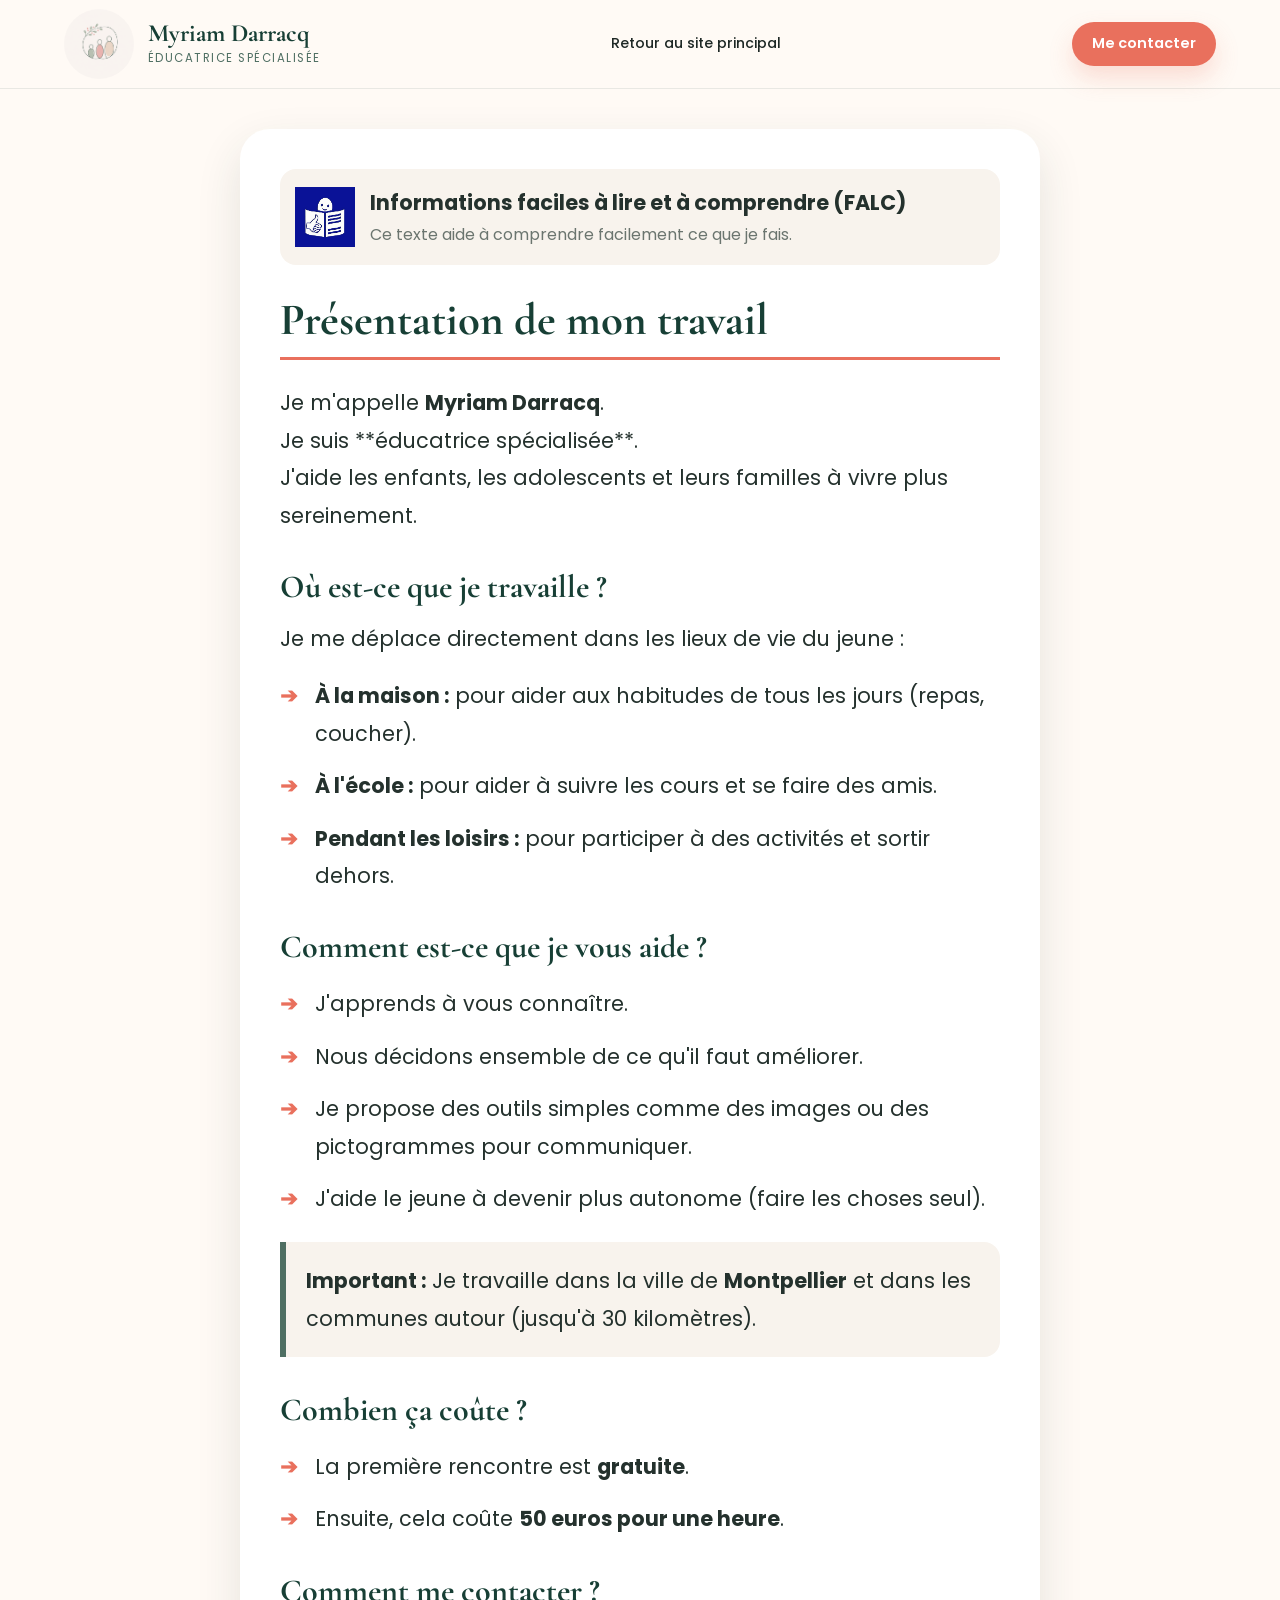
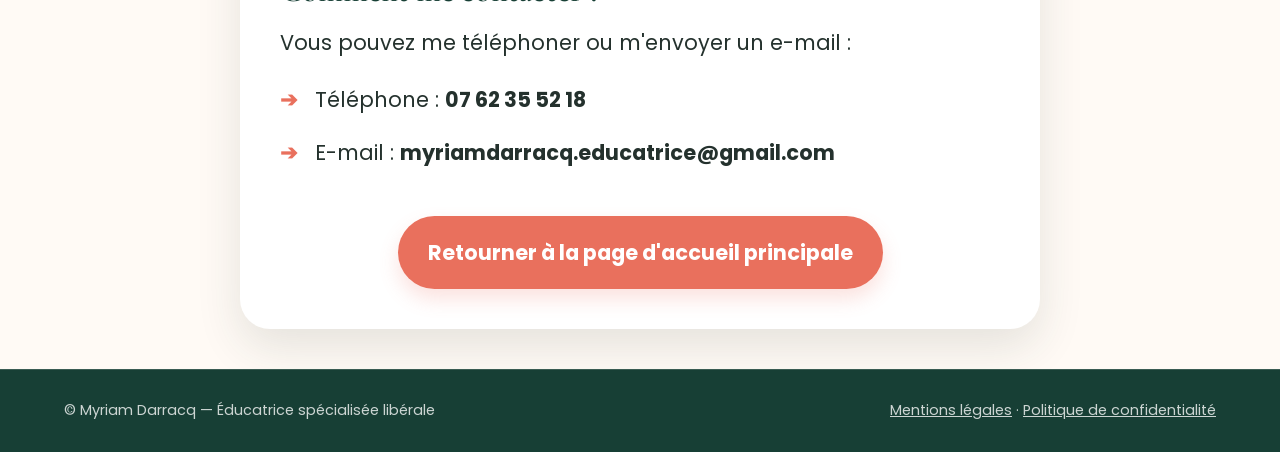
<file: falc.html>
<!DOCTYPE html>
<html lang="fr">
<head>
  <meta charset="UTF-8" />
  <meta name="viewport" content="width=device-width, initial-scale=1.0" />
  <title>Version Facile à Lire et à Comprendre (FALC) | Myriam Darracq</title>
  <meta name="description" content="Présentation simple et facile à comprendre de l'accompagnement éducatif de Myriam Darracq." />
  
  <!-- Fonts -->
  <link rel="preconnect" href="https://fonts.googleapis.com">
  <link rel="preconnect" href="https://fonts.gstatic.com" crossorigin>
  <link href="https://fonts.googleapis.com/css2?family=Cormorant+Garamond:wght@500;600;700&family=Poppins:wght@300;400;500;600;700&display=swap" rel="stylesheet">
  
  <!-- Styles -->
  <link rel="stylesheet" href="style.css" />
  
  <style>
    .falc-container {
      max-width: 800px;
      margin: 40px auto;
      background: white;
      padding: 40px;
      border-radius: 30px;
      box-shadow: var(--ombre);
      font-size: 1.3rem; /* Police plus grande pour la lisibilité */
      line-height: 1.8;
    }
    
    .falc-container h1 {
      font-size: 2.8rem;
      margin-bottom: 24px;
      border-bottom: 3px solid var(--corail);
      padding-bottom: 12px;
    }
    
    .falc-container h2 {
      font-size: 2rem;
      margin-top: 35px;
      margin-bottom: 15px;
      color: var(--vert-fonce);
    }
    
    .falc-logo {
      display: flex;
      align-items: center;
      gap: 15px;
      margin-bottom: 30px;
      background: var(--beige);
      padding: 15px;
      border-radius: 16px;
    }
    
    .falc-logo img {
      width: 60px;
      height: 60px;
    }
    
    .falc-bullet-list {
      list-style-type: none;
      padding-left: 0;
      margin: 20px 0;
    }
    
    .falc-bullet-list li {
      position: relative;
      padding-left: 35px;
      margin-bottom: 15px;
    }
    
    .falc-bullet-list li::before {
      content: "➔";
      position: absolute;
      left: 0;
      color: var(--corail);
      font-weight: bold;
    }
    
    .falc-box {
      background: var(--beige);
      border-left: 6px solid var(--vert);
      padding: 20px;
      border-radius: 0 16px 16px 0;
      margin: 25px 0;
    }
    
    .btn-falc {
      display: inline-block;
      background: var(--corail);
      color: white;
      padding: 18px 30px;
      border-radius: 999px;
      font-weight: 700;
      margin-top: 25px;
      box-shadow: 0 10px 20px rgba(233,112,93,.2);
      text-align: center;
    }
    
    .btn-falc:hover {
      transform: translateY(-2px);
      background: var(--vert-fonce);
    }
  </style>
</head>
<body>

  <!-- Navigation Header (Simplifié) -->
  <header>
    <div class="container navbar">
      <a href="index.html" class="brand">
        <img src="images/logo1.png" alt="Logo Myriam Darracq">
        <div>
          <div class="brand-name">Myriam Darracq</div>
          <div class="brand-job">Éducatrice spécialisée</div>
        </div>
      </a>
      
      <nav aria-label="Menu principal">
        <ul>
          <li><a href="index.html">Retour au site principal</a></li>
        </ul>
      </nav>
      
      <div class="header-actions">
        <a class="btn btn-primary" href="index.html#contact">Me contacter</a>
      </div>
    </div>
  </header>

  <main class="container">
    <div class="falc-container">
      
      <div class="falc-logo">
        <img src="images/logo-falc.jpg" alt="Logo FALC : Facile à lire et à comprendre" />
        <div>
          <strong>Informations faciles à lire et à comprendre (FALC)</strong>
          <p style="font-size: 1rem; margin: 0; color: var(--muted);">Ce texte aide à comprendre facilement ce que je fais.</p>
        </div>
      </div>

      <h1>Présentation de mon travail</h1>
      
      <p>Je m'appelle <strong>Myriam Darracq</strong>.</p>
      <p>Je suis **éducatrice spécialisée**.</p>
      <p>J'aide les enfants, les adolescents et leurs familles à vivre plus sereinement.</p>

      <h2>Où est-ce que je travaille ?</h2>
      <p>Je me déplace directement dans les lieux de vie du jeune :</p>
      <ul class="falc-bullet-list">
        <li><strong>À la maison :</strong> pour aider aux habitudes de tous les jours (repas, coucher).</li>
        <li><strong>À l'école :</strong> pour aider à suivre les cours et se faire des amis.</li>
        <li><strong>Pendant les loisirs :</strong> pour participer à des activités et sortir dehors.</li>
      </ul>

      <h2>Comment est-ce que je vous aide ?</h2>
      <ul class="falc-bullet-list">
        <li>J'apprends à vous connaître.</li>
        <li>Nous décidons ensemble de ce qu'il faut améliorer.</li>
        <li>Je propose des outils simples comme des images ou des pictogrammes pour communiquer.</li>
        <li>J'aide le jeune à devenir plus autonome (faire les choses seul).</li>
      </ul>

      <div class="falc-box">
        <strong>Important :</strong> Je travaille dans la ville de <strong>Montpellier</strong> et dans les communes autour (jusqu'à 30 kilomètres).
      </div>

      <h2>Combien ça coûte ?</h2>
      <ul class="falc-bullet-list">
        <li>La première rencontre est <strong>gratuite</strong>.</li>
        <li>Ensuite, cela coûte <strong>50 euros pour une heure</strong>.</li>
      </ul>

      <h2>Comment me contacter ?</h2>
      <p>Vous pouvez me téléphoner ou m'envoyer un e-mail :</p>
      <ul class="falc-bullet-list">
        <li>Téléphone : <strong>07 62 35 52 18</strong></li>
        <li>E-mail : <strong>myriamdarracq.educatrice@gmail.com</strong></li>
      </ul>
      
      <div style="text-align: center;">
        <a href="index.html" class="btn-falc">Retourner à la page d'accueil principale</a>
      </div>

    </div>
  </main>

  <!-- Footer -->
  <footer>
    <div class="container footer-grid">
      <div>© Myriam Darracq — Éducatrice spécialisée libérale</div>
      <div>
        <a href="mentions-legales.html" style="text-decoration: underline;">Mentions légales</a> · 
        <a href="politique-confidentialite.html" style="text-decoration: underline;">Politique de confidentialité</a>
      </div>
    </div>
  </footer>

</body>
</html>
</file>
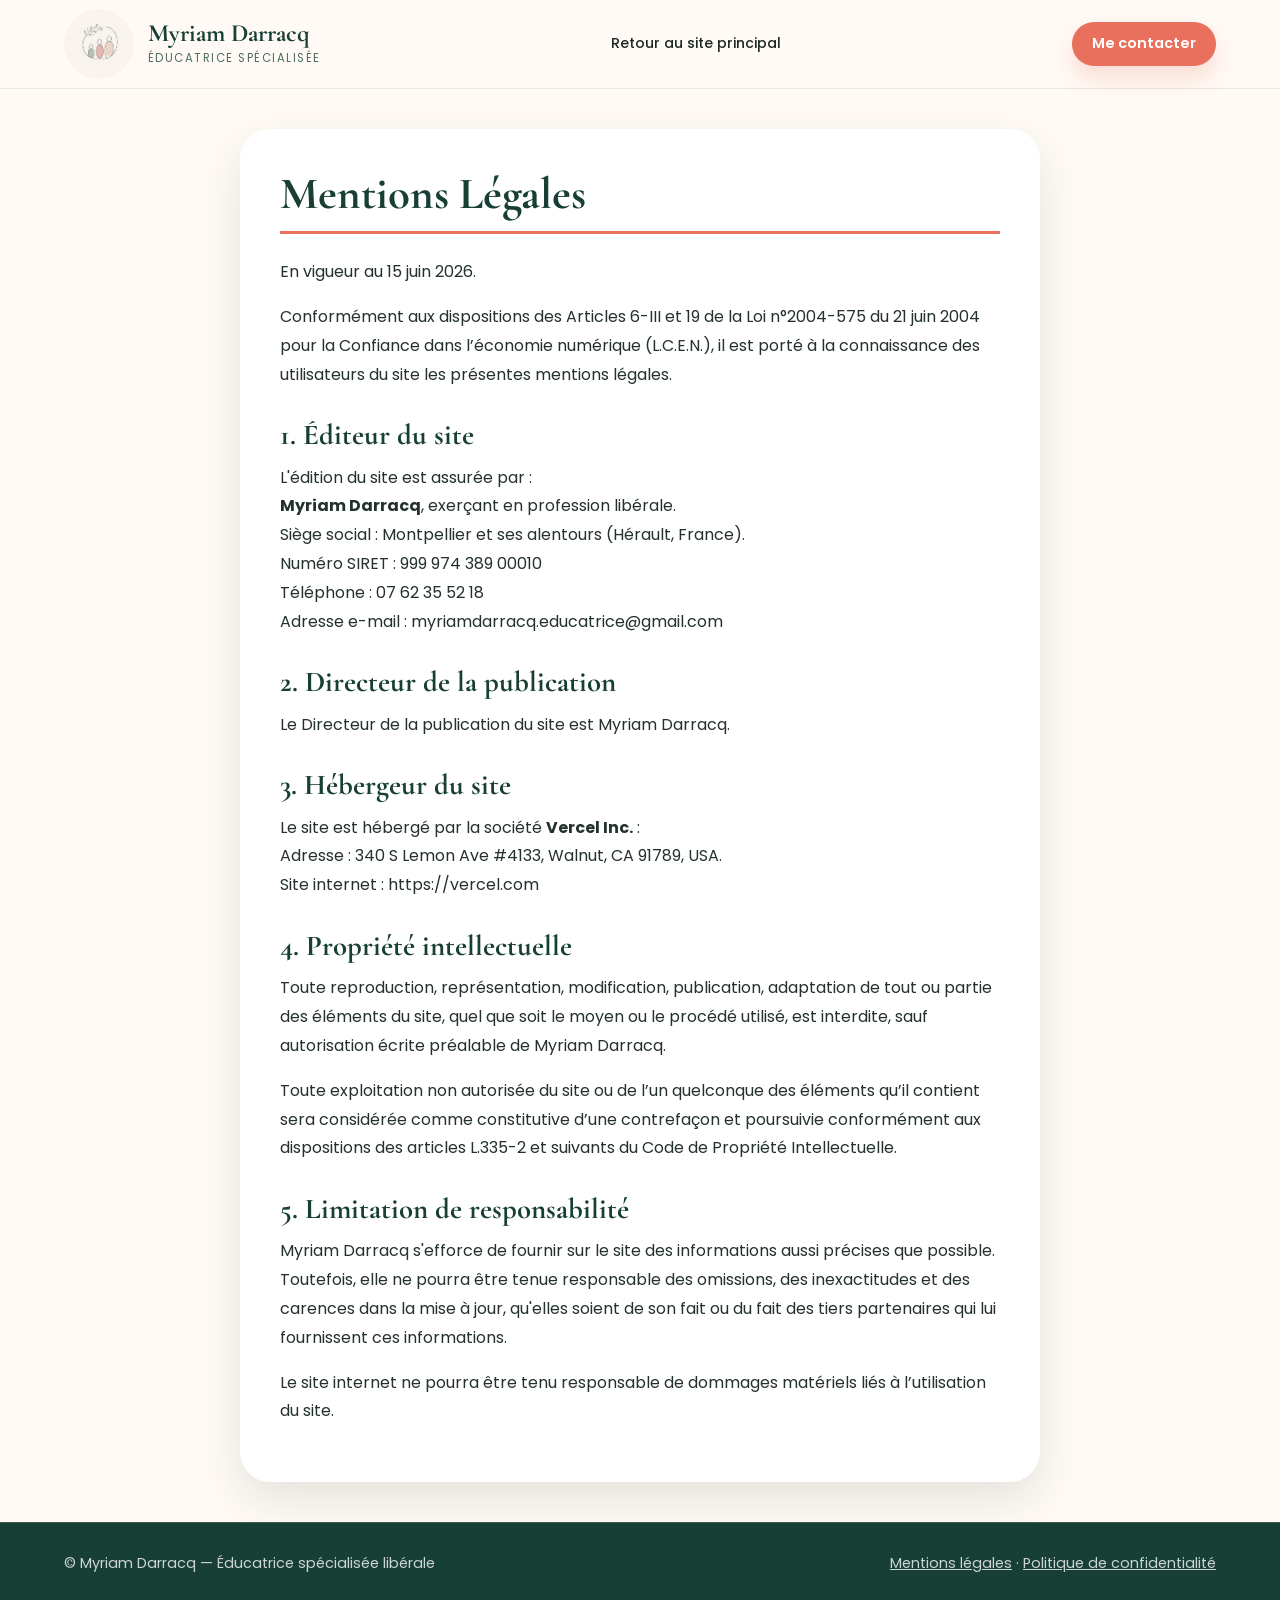
<file: mentions-legales.html>
<!DOCTYPE html>
<html lang="fr">
<head>
  <meta charset="UTF-8" />
  <meta name="viewport" content="width=device-width, initial-scale=1.0" />
  <title>Mentions Légales | Myriam Darracq</title>
  <meta name="description" content="Mentions légales réglementaires du site professionnel de Myriam Darracq, éducatrice spécialisée libérale à Montpellier." />
  
  <!-- Fonts -->
  <link rel="preconnect" href="https://fonts.googleapis.com">
  <link rel="preconnect" href="https://fonts.gstatic.com" crossorigin>
  <link href="https://fonts.googleapis.com/css2?family=Cormorant+Garamond:wght@500;600;700&family=Poppins:wght@300;400;500;600;700&display=swap" rel="stylesheet">
  
  <!-- Styles -->
  <link rel="stylesheet" href="style.css" />
  
  <style>
    .legal-container {
      max-width: 800px;
      margin: 40px auto;
      background: white;
      padding: 40px;
      border-radius: 30px;
      box-shadow: var(--ombre);
      line-height: 1.8;
    }
    
    .legal-container h1 {
      font-size: 2.8rem;
      margin-bottom: 24px;
      border-bottom: 3px solid var(--corail);
      padding-bottom: 12px;
    }
    
    .legal-container h2 {
      font-size: 1.8rem;
      margin-top: 30px;
      margin-bottom: 12px;
      color: var(--vert-fonce);
    }
    
    .legal-container p {
      margin-bottom: 16px;
      color: var(--texte);
    }
  </style>
</head>
<body>

  <!-- Navigation Header (Simplifié) -->
  <header>
    <div class="container navbar">
      <a href="index.html" class="brand">
        <img src="images/logo1.png" alt="Logo Myriam Darracq">
        <div>
          <div class="brand-name">Myriam Darracq</div>
          <div class="brand-job">Éducatrice spécialisée</div>
        </div>
      </a>
      
      <nav aria-label="Menu principal">
        <ul>
          <li><a href="index.html">Retour au site principal</a></li>
        </ul>
      </nav>
      
      <div class="header-actions">
        <a class="btn btn-primary" href="index.html#contact">Me contacter</a>
      </div>
    </div>
  </header>

  <main class="container">
    <div class="legal-container">
      <h1>Mentions Légales</h1>
      
      <p>En vigueur au 15 juin 2026.</p>
      
      <p>Conformément aux dispositions des Articles 6-III et 19 de la Loi n°2004-575 du 21 juin 2004 pour la Confiance dans l’économie numérique (L.C.E.N.), il est porté à la connaissance des utilisateurs du site les présentes mentions légales.</p>

      <h2>1. Éditeur du site</h2>
      <p>
        L'édition du site est assurée par :<br>
        <strong>Myriam Darracq</strong>, exerçant en profession libérale.<br>
        Siège social : Montpellier et ses alentours (Hérault, France).<br>
        Numéro SIRET : 999 974 389 00010<br>
        Téléphone : 07 62 35 52 18<br>
        Adresse e-mail : myriamdarracq.educatrice@gmail.com
      </p>

      <h2>2. Directeur de la publication</h2>
      <p>Le Directeur de la publication du site est Myriam Darracq.</p>

      <h2>3. Hébergeur du site</h2>
      <p>
        Le site est hébergé par la société <strong>Vercel Inc.</strong> :<br>
        Adresse : 340 S Lemon Ave #4133, Walnut, CA 91789, USA.<br>
        Site internet : https://vercel.com
      </p>

      <h2>4. Propriété intellectuelle</h2>
      <p>Toute reproduction, représentation, modification, publication, adaptation de tout ou partie des éléments du site, quel que soit le moyen ou le procédé utilisé, est interdite, sauf autorisation écrite préalable de Myriam Darracq.</p>
      <p>Toute exploitation non autorisée du site ou de l’un quelconque des éléments qu’il contient sera considérée comme constitutive d’une contrefaçon et poursuivie conformément aux dispositions des articles L.335-2 et suivants du Code de Propriété Intellectuelle.</p>

      <h2>5. Limitation de responsabilité</h2>
      <p>Myriam Darracq s'efforce de fournir sur le site des informations aussi précises que possible. Toutefois, elle ne pourra être tenue responsable des omissions, des inexactitudes et des carences dans la mise à jour, qu'elles soient de son fait ou du fait des tiers partenaires qui lui fournissent ces informations.</p>
      <p>Le site internet ne pourra être tenu responsable de dommages matériels liés à l’utilisation du site.</p>

    </div>
  </main>

  <!-- Footer -->
  <footer>
    <div class="container footer-grid">
      <div>© Myriam Darracq — Éducatrice spécialisée libérale</div>
      <div>
        <a href="mentions-legales.html" style="text-decoration: underline;">Mentions légales</a> · 
        <a href="politique-confidentialite.html" style="text-decoration: underline;">Politique de confidentialité</a>
      </div>
    </div>
  </footer>

</body>
</html>
</file>
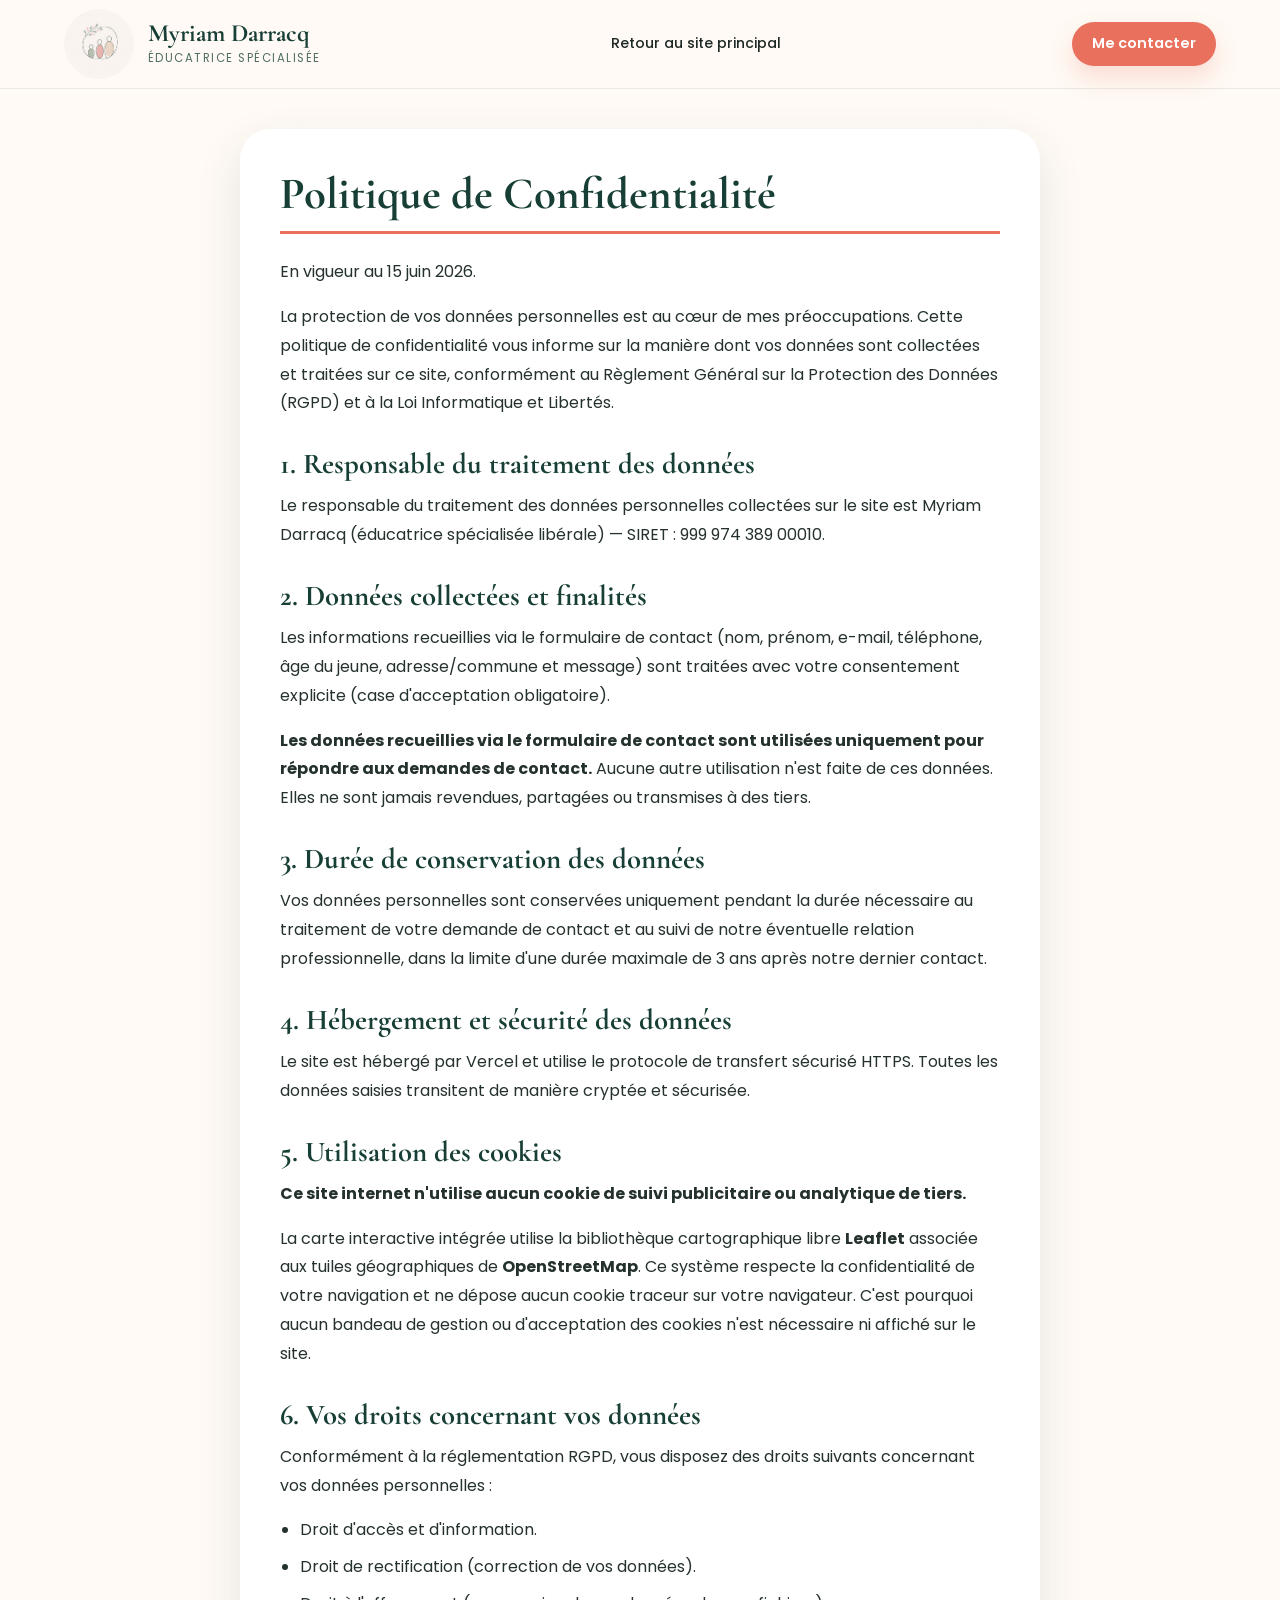
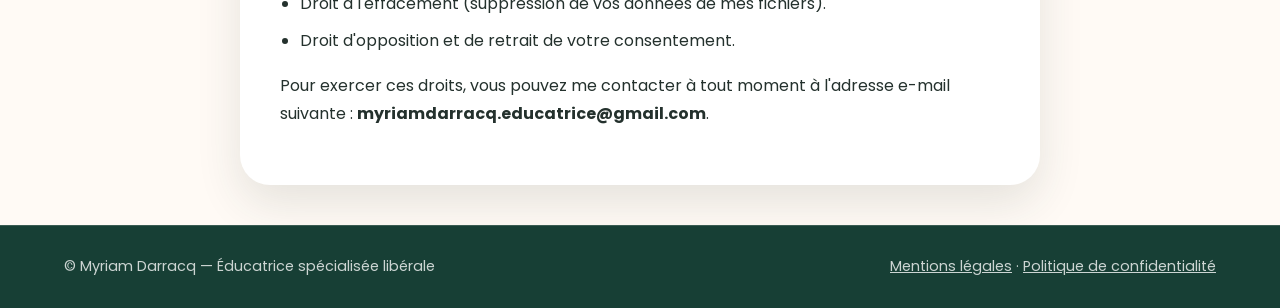
<file: politique-confidentialite.html>
<!DOCTYPE html>
<html lang="fr">
<head>
  <meta charset="UTF-8" />
  <meta name="viewport" content="width=device-width, initial-scale=1.0" />
  <title>Politique de Confidentialité | Myriam Darracq</title>
  <meta name="description" content="Politique de confidentialité et protection des données personnelles de Myriam Darracq." />
  
  <!-- Fonts -->
  <link rel="preconnect" href="https://fonts.googleapis.com">
  <link rel="preconnect" href="https://fonts.gstatic.com" crossorigin>
  <link href="https://fonts.googleapis.com/css2?family=Cormorant+Garamond:wght@500;600;700&family=Poppins:wght@300;400;500;600;700&display=swap" rel="stylesheet">
  
  <!-- Styles -->
  <link rel="stylesheet" href="style.css" />
  
  <style>
    .legal-container {
      max-width: 800px;
      margin: 40px auto;
      background: white;
      padding: 40px;
      border-radius: 30px;
      box-shadow: var(--ombre);
      line-height: 1.8;
    }
    
    .legal-container h1 {
      font-size: 2.8rem;
      margin-bottom: 24px;
      border-bottom: 3px solid var(--corail);
      padding-bottom: 12px;
    }
    
    .legal-container h2 {
      font-size: 1.8rem;
      margin-top: 30px;
      margin-bottom: 12px;
      color: var(--vert-fonce);
    }
    
    .legal-container p, .legal-container ul {
      margin-bottom: 16px;
      color: var(--texte);
    }
    
    .legal-container ul {
      padding-left: 20px;
    }
    
    .legal-container li {
      margin-bottom: 8px;
    }
  </style>
</head>
<body>

  <!-- Navigation Header (Simplifié) -->
  <header>
    <div class="container navbar">
      <a href="index.html" class="brand">
        <img src="images/logo1.png" alt="Logo Myriam Darracq">
        <div>
          <div class="brand-name">Myriam Darracq</div>
          <div class="brand-job">Éducatrice spécialisée</div>
        </div>
      </a>
      
      <nav aria-label="Menu principal">
        <ul>
          <li><a href="index.html">Retour au site principal</a></li>
        </ul>
      </nav>
      
      <div class="header-actions">
        <a class="btn btn-primary" href="index.html#contact">Me contacter</a>
      </div>
    </div>
  </header>

  <main class="container">
    <div class="legal-container">
      <h1>Politique de Confidentialité</h1>
      
      <p>En vigueur au 15 juin 2026.</p>
      
      <p>La protection de vos données personnelles est au cœur de mes préoccupations. Cette politique de confidentialité vous informe sur la manière dont vos données sont collectées et traitées sur ce site, conformément au Règlement Général sur la Protection des Données (RGPD) et à la Loi Informatique et Libertés.</p>

      <h2>1. Responsable du traitement des données</h2>
      <p>Le responsable du traitement des données personnelles collectées sur le site est Myriam Darracq (éducatrice spécialisée libérale) — SIRET : 999 974 389 00010.</p>

      <h2>2. Données collectées et finalités</h2>
      <p>Les informations recueillies via le formulaire de contact (nom, prénom, e-mail, téléphone, âge du jeune, adresse/commune et message) sont traitées avec votre consentement explicite (case d'acceptation obligatoire).</p>
      <p><strong>Les données recueillies via le formulaire de contact sont utilisées uniquement pour répondre aux demandes de contact.</strong> Aucune autre utilisation n'est faite de ces données. Elles ne sont jamais revendues, partagées ou transmises à des tiers.</p>

      <h2>3. Durée de conservation des données</h2>
      <p>Vos données personnelles sont conservées uniquement pendant la durée nécessaire au traitement de votre demande de contact et au suivi de notre éventuelle relation professionnelle, dans la limite d'une durée maximale de 3 ans après notre dernier contact.</p>

      <h2>4. Hébergement et sécurité des données</h2>
      <p>Le site est hébergé par Vercel et utilise le protocole de transfert sécurisé HTTPS. Toutes les données saisies transitent de manière cryptée et sécurisée.</p>

      <h2>5. Utilisation des cookies</h2>
      <p><strong>Ce site internet n'utilise aucun cookie de suivi publicitaire ou analytique de tiers.</strong></p>
      <p>La carte interactive intégrée utilise la bibliothèque cartographique libre <strong>Leaflet</strong> associée aux tuiles géographiques de <strong>OpenStreetMap</strong>. Ce système respecte la confidentialité de votre navigation et ne dépose aucun cookie traceur sur votre navigateur. C'est pourquoi aucun bandeau de gestion ou d'acceptation des cookies n'est nécessaire ni affiché sur le site.</p>

      <h2 id="rgpd">6. Vos droits concernant vos données</h2>
      <p>Conformément à la réglementation RGPD, vous disposez des droits suivants concernant vos données personnelles :</p>
      <ul>
        <li>Droit d'accès et d'information.</li>
        <li>Droit de rectification (correction de vos données).</li>
        <li>Droit à l'effacement (suppression de vos données de mes fichiers).</li>
        <li>Droit d'opposition et de retrait de votre consentement.</li>
      </ul>
      <p>Pour exercer ces droits, vous pouvez me contacter à tout moment à l'adresse e-mail suivante : <strong>myriamdarracq.educatrice@gmail.com</strong>.</p>

    </div>
  </main>

  <!-- Footer -->
  <footer>
    <div class="container footer-grid">
      <div>© Myriam Darracq — Éducatrice spécialisée libérale</div>
      <div>
        <a href="mentions-legales.html" style="text-decoration: underline;">Mentions légales</a> · 
        <a href="politique-confidentialite.html" style="text-decoration: underline;">Politique de confidentialité</a>
      </div>
    </div>
  </footer>

</body>
</html>
</file>
<file: style.css>
/* ── Accessibilité : masqué visuellement, lu par les lecteurs d'écran ── */
.sr-only {
  position: absolute;
  width: 1px;
  height: 1px;
  padding: 0;
  margin: -1px;
  overflow: hidden;
  clip: rect(0, 0, 0, 0);
  white-space: nowrap;
  border: 0;
}

:root {
  --vert: #4f6f63;
  --vert-fonce: #173f35;
  --vert-clair: #aab8b1;
  --corail: #e9705d;
  --peche: #f3caa3;
  --beige: #f8f3ed;
  --beige-2: #fffaf5;
  --texte: #24312d;
  --muted: #6b756f;
  --ombre: 0 18px 45px rgba(39, 61, 53, 0.12);
}

html {
  scroll-behavior: smooth;
}

* {
  margin: 0;
  padding: 0;
  box-sizing: border-box;
}

body {
  font-family: 'Poppins', sans-serif;
  background: var(--beige-2);
  color: var(--texte);
  line-height: 1.5;
  overflow-x: hidden;
}

img {
  max-width: 100%;
  display: block;
}

a {
  text-decoration: none;
  color: inherit;
  cursor: pointer;
}

h1, h2, h3, h4 {
  font-family: 'Cormorant Garamond', serif;
  color: var(--vert-fonce);
  line-height: 1.12;
}

.container {
  width: min(1180px, 90%);
  margin: auto;
}

section {
  padding: 75px 0;
  position: relative;
}

.script-title {
  font-family: 'Handlee', cursive;
  color: var(--vert-fonce);
  font-size: 2.6rem;
  text-align: center;
  margin-bottom: 18px;
}

.section-title {
  text-align: center;
  font-size: clamp(2.5rem, 4vw, 4rem);
  margin-bottom: 16px;
}

.section-subtitle {
  text-align: center;
  max-width: 780px;
  margin: 0 auto 36px;
  color: var(--muted);
  font-size: 1.05rem;
}

.underline {
  display: inline-block;
  position: relative;
}

.underline::after {
  content: "";
  position: absolute;
  left: 8%;
  right: 8%;
  bottom: -5px;
  height: 5px;
  background: var(--corail);
  border-radius: 999px;
  opacity: 0.75;
}

/* Header & Navbar */
header {
  position: sticky;
  top: 0;
  z-index: 1000;
  background: rgba(255, 250, 245, 0.92);
  backdrop-filter: blur(14px);
  border-bottom: 1px solid rgba(79, 111, 99, 0.12);
}

.navbar {
  min-height: 88px;
  display: grid;
  grid-template-columns: auto 1fr auto;
  align-items: center;
  gap: 28px;
}

.brand {
  display: flex;
  align-items: center;
  gap: 14px;
  min-width: 230px;
}

.brand img {
  width: 70px;
  height: 70px;
  object-fit: contain;
  border-radius: 50%;
}

.brand-name {
  font-family: 'Cormorant Garamond', serif;
  font-size: 1.55rem;
  color: var(--vert-fonce);
  line-height: 1;
  font-weight: 700;
  white-space: nowrap;
}

.brand-job {
  font-size: 0.72rem;
  letter-spacing: 0.13em;
  text-transform: uppercase;
  color: var(--vert);
  margin-top: 4px;
  white-space: nowrap;
}

nav ul {
  display: flex;
  align-items: center;
  justify-content: center;
  list-style: none;
  gap: 18px;
  font-size: 0.88rem;
  font-weight: 500;
  white-space: nowrap;
}

nav a {
  transition: 0.25s;
  color: #1e2825;
}

nav a:hover {
  color: var(--corail);
}

.dropdown {
  position: relative;
}

.dropdown-menu {
  position: absolute;
  top: 42px;
  left: 50%;
  transform: translateX(-50%);
  width: 260px;
  background: white;
  border-radius: 20px;
  box-shadow: var(--ombre);
  padding: 14px;
  display: none;
  border: 1px solid rgba(79, 111, 99, 0.08);
  z-index: 999;
}

.dropdown:hover .dropdown-menu {
  display: block;
}

.dropdown-menu a {
  display: block;
  padding: 10px 12px;
  border-radius: 12px;
  color: var(--texte);
}

.dropdown-menu a:hover {
  background: var(--beige);
}

.header-actions {
  display: flex;
  align-items: center;
  justify-content: flex-end;
  gap: 12px;
}

.header-actions .btn {
  padding: 11px 20px;
  font-size: 0.9rem;
  white-space: nowrap;
}

.phone-pill {
  background: var(--vert-fonce);
  color: white;
  border-radius: 999px;
  padding: 11px 18px;
  font-size: 0.9rem;
  font-weight: 600;
  white-space: nowrap;
}

.btn {
  display: inline-flex;
  align-items: center;
  justify-content: center;
  gap: 10px;
  border-radius: 999px;
  font-weight: 600;
  transition: 0.25s;
  border: none;
  cursor: pointer;
  white-space: nowrap;
}

.btn-primary {
  background: var(--corail);
  color: white;
  padding: 16px 25px;
  box-shadow: 0 12px 24px rgba(233, 112, 93, 0.22);
}

.btn-primary:hover {
  transform: translateY(-3px);
  box-shadow: 0 18px 36px rgba(233, 112, 93, 0.38);
}

.btn-secondary {
  background: white;
  color: var(--vert-fonce);
  border: 2px solid var(--vert-fonce);
  padding: 14px 25px;
}

.btn-secondary:hover {
  background: var(--vert-fonce);
  color: white;
}

.mobile-note {
  display: none;
}

/* Hero Section */
.hero {
  padding: 70px 0 40px;
  background: linear-gradient(180deg, #fffaf5 0%, #f8f3ed 100%);
  overflow: hidden;
}

.hero-grid {
  display: grid;
  grid-template-columns: 0.9fr 1.1fr;
  gap: 55px;
  align-items: center;
  position: relative;
  z-index: 2;
}

.eyebrow {
  color: var(--corail);
  font-weight: 700;
  letter-spacing: 0.03em;
  margin-bottom: 18px;
}

.hero h1 {
  font-size: clamp(1.9rem, 3.2vw, 3rem);
  line-height: 1.2;
  margin-bottom: 16px;
  max-width: 560px;
}

.hero p {
  font-size: 1.07rem;
  color: #303936;
  max-width: 620px;
  margin-bottom: 18px;
}

.hero strong {
  color: var(--corail);
}

.hero-bullets {
  display: grid;
  gap: 10px;
  margin: 16px 0 22px;
}

.hero-bullet {
  display: flex;
  align-items: flex-start;
  gap: 12px;
  font-weight: 500;
}

.check {
  width: 24px;
  height: 24px;
  border-radius: 50%;
  background: var(--corail);
  color: white;
  display: inline-flex;
  align-items: center;
  justify-content: center;
  flex: 0 0 24px;
  font-size: 0.75rem;
  margin-top: 2px;
}

.hero-buttons {
  display: flex;
  gap: 16px;
  flex-wrap: wrap;
  margin-top: 30px;
}

.hero-visual {
  position: relative;
  min-height: 560px;
  overflow: visible;
}

.hero-visual::before {
  content: "";
  position: absolute;
  right: -105px;
  top: -40px;
  width: 520px;
  height: 520px;
  background: rgba(217, 160, 154, 0.32);
  border-radius: 50%;
  z-index: 1;
  pointer-events: none;
}

.hero-photo {
  position: relative;
  height: 560px;
  background: #efe8df;
  overflow: hidden;
  border-radius: 52% 48% 45% 55% / 42% 47% 53% 58%;
  border: 10px solid white;
  box-shadow: var(--ombre);
  z-index: 2;
}

.hero-photo img {
  width: 100%;
  height: 100%;
  object-fit: cover;
  object-position: 50% 20%;
  display: block;
}

/* Feature Strip */
.feature-strip {
  background: rgba(255, 255, 255, 0.72);
  border-radius: 40px;
  margin-top: 30px;
  padding: 35px;
  box-shadow: var(--ombre);
  position: relative;
  z-index: 4;
}

.feature-title {
  width: 100%;
  text-align: center;
  margin-bottom: 35px;
}

.feature-title span {
  display: inline-block;
  font-family: 'Handlee', cursive;
  font-size: clamp(1.7rem, 3vw, 2.4rem);
  color: var(--vert-fonce);
  line-height: 1.2;
}

.feature-title span::after {
  content: "";
  display: block;
  width: 55%;
  height: 4px;
  background: var(--corail);
  border-radius: 999px;
  margin: 10px auto 0;
}

.feature-cards {
  display: grid;
  grid-template-columns: repeat(4, 1fr);
  gap: 20px;
}

.feature-card {
  padding: 30px 22px;
  border-radius: 24px;
  min-height: 240px;
  display: flex;
  flex-direction: column;
  align-items: center;
  justify-content: flex-start;
  text-align: center;
  transition: transform 0.25s, box-shadow 0.25s;
}

.feature-card:hover {
  transform: translateY(-6px);
  box-shadow: 0 20px 40px rgba(39, 61, 53, 0.14);
}

.feature-card:hover .feature-icon {
  transform: scale(1.15);
  transition: transform 0.25s;
}

.feature-card:nth-child(1) { background: #e9eee8; }
.feature-card:nth-child(2) { background: #f6d5cd; }
.feature-card:nth-child(3) { background: #f5e2bd; }
.feature-card:nth-child(4) { background: #dfe8e4; }

.feature-icon {
  font-size: 2.4rem;
  margin-bottom: 12px;
  transition: transform 0.25s;
}

.feature-card h3 {
  font-size: 1.65rem;
  min-height: 72px;
  display: flex;
  align-items: center;
  justify-content: center;
  margin-bottom: 12px;
}

.feature-card p {
  font-size: 0.9rem;
  color: #2d3935;
  margin-top: auto;
}

/* Cards Grid */
.cards-grid {
  display: grid;
  grid-template-columns: repeat(3, 1fr);
  gap: 24px;
  align-items: stretch;
}

.card {
  background: white;
  padding: 30px;
  border-radius: 28px;
  box-shadow: var(--ombre);
  border: 1px solid rgba(79, 111, 99, 0.07);
  transition: 0.25s;
}

.card:hover {
  transform: translateY(-5px);
}

.card h3 {
  font-size: 1.65rem;
  margin-bottom: 12px;
}

.card p {
  color: var(--muted);
}

/* Situations Section */
.situations-section {
  background: white;
}

.situations-grid {
  display: grid;
  grid-template-columns: repeat(3, 1fr);
  gap: 22px;
}

.situation {
  background: var(--beige);
  border-radius: 24px;
  padding: 25px;
  border-left: 4px solid var(--vert-clair);
  transition: transform 0.2s, box-shadow 0.2s;
}

.situation:hover {
  transform: translateY(-3px);
  box-shadow: var(--ombre);
}

.situation strong {
  color: var(--vert-fonce);
}

/* Approach Section */
.approach-block {
  background: linear-gradient(135deg, #fffaf5, #f3e7dc);
  border-radius: 44px;
  padding: 55px;
  display: grid;
  grid-template-columns: 0.9fr 1.1fr;
  gap: 50px;
  align-items: center;
  box-shadow: var(--ombre);
  overflow: hidden;
}

.approach-content h2 {
  text-align: left;
  margin-bottom: 16px;
}

.approach-content p {
  margin-top: 0;
  margin-bottom: 16px;
}

.portrait-organic {
  height: 390px;
  border-radius: 58% 42% 38% 62% / 50% 38% 62% 50%;
  background: white;
  box-shadow: var(--ombre);
  display: flex;
  align-items: center;
  justify-content: center;
  color: var(--muted);
  overflow: hidden;
  border: 8px solid white;
}

.portrait-organic img {
  width: 100%;
  height: 100%;
  object-fit: cover;
}

.approach-list {
  display: grid;
  gap: 16px;
  margin-top: 25px;
}

.approach-item {
  display: flex;
  align-items: flex-start;
  gap: 14px;
}

.approach-item .dot {
  background: var(--vert-clair);
  color: white;
  width: 28px;
  height: 28px;
  border-radius: 50%;
  display: flex;
  align-items: center;
  justify-content: center;
  flex: 0 0 28px;
}

/* Concrete Accompagnements */
.concrete-grid {
  display: grid;
  grid-template-columns: 1fr 1.1fr;
  gap: 40px;
  align-items: stretch;
}

.case-cards {
  display: grid;
  grid-template-columns: repeat(3, 1fr);
  gap: 14px;
}

.case-card {
  background: white;
  border-radius: 24px;
  padding: 20px 22px;
  box-shadow: var(--ombre);
  border-bottom: 3px solid transparent;
  transition: transform 0.25s, box-shadow 0.25s, border-color 0.25s;
}

.case-card:hover {
  transform: translateY(-5px);
  box-shadow: 0 22px 44px rgba(39, 61, 53, 0.15);
  border-bottom-color: var(--corail);
}

.case-card h3 {
  font-size: 1.25rem;
}

.case-card p {
  font-size: 0.88rem;
  color: var(--muted);
  margin-top: 6px;
}

.quote-card {
  background: var(--vert);
  color: white;
  border-radius: 55% 45% 45% 55% / 20% 35% 65% 80%;
  min-height: 360px;
  padding: 80px 70px 90px 80px;
  display: flex;
  flex-direction: column;
  justify-content: center;
  position: relative;
  overflow: hidden;
}

.quote-card::before {
  content: "“";
  font-family: 'Cormorant Garamond';
  font-size: 8rem;
  position: absolute;
  top: 50px;
  left: 35px;
  color: rgba(255, 255, 255, 0.23);
}

.quote-card::after {
  content: "\201d";
  font-family: 'Cormorant Garamond';
  font-size: 8rem;
  position: absolute;
  bottom: 65px;
  right: 55px;
  color: rgba(255, 255, 255, 0.35);
  line-height: 1;
}

.quote-card p {
  font-family: 'Handlee', cursive;
  font-size: 1.75rem;
  line-height: 1.4;
  color: white;
}

/* About Section */
.about-grid {
  display: grid;
  grid-template-columns: 0.8fr 1.2fr;
  gap: 48px;
  align-items: center;
}

.about-photo {
  background: #f1e8df;
  border-radius: 36px;
  min-height: 470px;
  display: flex;
  align-items: center;
  justify-content: center;
  box-shadow: var(--ombre);
  overflow: hidden;
  color: var(--muted);
}

.about-photo img {
  width: 100%;
  height: 100%;
  object-fit: cover;
}

.about-text {
  background: white;
  border-radius: 36px;
  padding: 42px;
  box-shadow: var(--ombre);
}

.about-text h2 {
  font-size: 2.4rem;
  margin-bottom: 16px;
}

.about-text p {
  margin-top: 0;
  margin-bottom: 16px;
  color: #495651;
}

/* Tools Section */
.tools-grid {
  display: grid;
  grid-template-columns: 1fr 1fr;
  gap: 34px;
  align-items: center;
}

.tools-photo {
  min-height: 380px;
  background: white;
  border-radius: 34px;
  box-shadow: var(--ombre);
  display: flex;
  align-items: center;
  justify-content: center;
  overflow: hidden;
  color: var(--muted);
}

.tools-photo img {
  width: 100%;
  height: 100%;
  object-fit: cover;
}

.tools-list {
  display: grid;
  grid-template-columns: 1fr 1fr;
  gap: 15px;
}

.tool-pill {
  background: white;
  border-radius: 18px;
  padding: 18px;
  box-shadow: 0 10px 25px rgba(0, 0, 0, 0.05);
  font-weight: 500;
  transition: transform 0.2s, box-shadow 0.2s;
  cursor: default;
}

.tool-pill:hover {
  transform: translateY(-3px);
  box-shadow: 0 16px 32px rgba(79, 111, 99, 0.14);
  color: var(--vert-fonce);
}

/* Process Section */
.process-panel {
  width: 100%;
  background: linear-gradient(135deg, #fffaf5, #f4e8df);
  border-radius: 46px;
  padding: 48px;
  box-shadow: var(--ombre);
  border: 1px solid rgba(79, 111, 99, 0.08);
}

.process-grid {
  display: grid;
  grid-template-columns: repeat(2, 1fr);
  gap: 24px;
  margin-top: 42px;
}

.process-card {
  background: white;
  border-radius: 32px;
  padding: 34px 34px 30px;
  box-shadow: var(--ombre);
  min-height: 300px;
  display: flex;
  flex-direction: column;
  align-items: flex-start;
  transition: transform 0.25s, box-shadow 0.25s;
}

.process-card:hover {
  transform: translateY(-6px);
  box-shadow: 0 24px 48px rgba(39, 61, 53, 0.16);
}

.process-card:hover .process-icon {
  transform: scale(1.1);
}

.process-icon {
  width: 66px;
  height: 66px;
  border-radius: 50%;
  background: var(--beige);
  display: flex;
  align-items: center;
  justify-content: center;
  margin: 0 auto 22px;
  border: 3px solid white;
  box-shadow: 0 10px 22px rgba(0, 0, 0, 0.08);
  transition: transform 0.25s;
}

.process-icon svg {
  width: 31px;
  height: 31px;
  stroke: var(--vert-fonce);
  stroke-width: 1.9;
  fill: none;
  stroke-linecap: round;
  stroke-linejoin: round;
}

.process-card h3 {
  width: 100%;
  text-align: center;
  font-size: 1.7rem;
  margin-top: 0;
  margin-bottom: 16px;
}

.process-card p {
  color: var(--muted);
  font-size: 0.98rem;
  margin-top: 0;
  margin-bottom: 10px;
}

.process-card:nth-child(2) .process-icon { background: #f6d5cd; }
.process-card:nth-child(3) .process-icon { background: #f5e2bd; }

.process-card.final {
  background: var(--vert);
  color: white;
}

.process-card.final h3,
.process-card.final p {
  color: white;
}

.process-card.final .process-icon {
  background: white;
}

/* Tarifs & Map Section */
.bottom-grid {
  display: grid;
  grid-template-columns: 1fr 1fr;
  gap: 24px;
  align-items: stretch;
}

.panel {
  background: white;
  border-radius: 28px;
  padding: 30px;
  box-shadow: var(--ombre);
}

#map {
  height: 320px;
  width: 100%;
  min-height: 320px;
  border-radius: 22px;
  margin-top: 14px;
  overflow: hidden;
  box-shadow: 0 6px 20px rgba(0, 0, 0, 0.08);
  background: #eef2ef;
}

.map-fallback {
  display: none;
  margin-top: 12px;
  font-size: 0.9rem;
  color: var(--muted);
}

.price {
  font-family: 'Cormorant Garamond';
  font-size: 3rem;
  color: var(--vert-fonce);
  font-weight: 700;
  line-height: 1;
}

.free-badge {
  display: inline-block;
  background: #f3c0a9;
  color: var(--vert-fonce);
  border-radius: 999px;
  padding: 8px 14px;
  font-weight: 600;
  margin: 13px 0;
}

/* FAQ Section */
.faq-wrap {
  max-width: 900px;
  margin: auto;
  display: grid;
  gap: 14px;
}

details {
  background: white;
  border-radius: 22px;
  padding: 20px 24px;
  box-shadow: 0 8px 25px rgba(0, 0, 0, 0.05);
  transition: transform 0.2s, box-shadow 0.2s;
}

details:hover {
  transform: translateY(-2px);
  box-shadow: 0 14px 32px rgba(39, 61, 53, 0.12);
}

summary {
  cursor: pointer;
  font-weight: 700;
  color: var(--vert-fonce);
  list-style: none;
  display: flex;
  justify-content: space-between;
  gap: 20px;
}

summary::after {
  content: "+";
  font-size: 1.4rem;
  color: var(--corail);
}

details[open] summary::after {
  content: "–";
}

details p {
  margin-top: 15px;
  color: var(--muted);
}

/* Contact Section */
.contact-section {
  background: var(--vert-fonce);
  color: white;
  border-radius: 54px 54px 0 0;
  margin-top: 40px;
  padding: 75px 0;
}

.contact-grid {
  display: grid;
  grid-template-columns: 1fr 1fr;
  gap: 40px;
  align-items: start;
}

.contact-section h2 {
  color: white;
  font-family: 'Handlee', cursive;
  font-size: 3rem;
  margin-bottom: 18px;
}

.contact-section p {
  color: rgba(255, 255, 255, 0.86);
}

.contact-info {
  margin-top: 30px;
  display: grid;
  gap: 13px;
  font-weight: 600;
}

.contact-info a {
  color: white;
  text-decoration: underline;
  text-underline-offset: 3px;
  transition: opacity 0.2s;
}

.contact-info a:hover {
  opacity: 0.8;
}

.form-card {
  background: white;
  border-radius: 30px;
  padding: 32px;
  box-shadow: var(--ombre);
}

.form-card input,
.form-card textarea,
.form-card select {
  width: 100%;
  border: 1.5px solid #d8dedb;
  border-radius: 15px;
  padding: 14px 16px;
  margin-bottom: 13px;
  font-family: 'Poppins', sans-serif;
  font-size: 1rem; /* évite le zoom auto sur iOS */
  color: var(--texte);
  background: #fafcfb;
  outline: none;
  transition: border-color 0.2s, box-shadow 0.2s;
}

.form-card input:focus,
.form-card textarea:focus,
.form-card select:focus {
  border-color: var(--vert);
  box-shadow: 0 0 0 3px rgba(79, 111, 99, 0.14);
  background: white;
}

.form-card textarea {
  height: 130px;
  resize: vertical;
}

.rgpd {
  display: flex;
  gap: 10px;
  color: var(--muted);
  font-size: 0.82rem;
  margin: 5px 0 16px;
}

.rgpd input {
  width: auto;
  margin: 4px 0 0;
}

.form-feedback {
  padding: 14px 18px;
  border-radius: 12px;
  margin-bottom: 16px;
  font-size: 0.95rem;
  line-height: 1.5;
  display: none;
  font-weight: 500;
}

.form-feedback.success {
  display: block;
  background-color: #e7faf0;
  color: #085229;
  border: 1.5px solid #13ce66;
}

.form-feedback.error {
  display: block;
  background-color: #ffeded;
  color: #8c1e1e;
  border: 1.5px solid #ff4949;
}

/* Footer */
footer {
  background: var(--vert-fonce);
  color: white;
  padding: 30px 0;
  border-top: 1px solid rgba(255, 255, 255, 0.15);
}

.footer-grid {
  display: flex;
  justify-content: space-between;
  gap: 20px;
  align-items: center;
  flex-wrap: wrap;
  color: rgba(255, 255, 255, 0.78);
  font-size: 0.9rem;
}

.footer-socials {
  display: flex;
  gap: 12px;
  align-items: center;
}

.footer-social-link {
  display: inline-flex;
  align-items: center;
  justify-content: center;
  width: 44px;
  height: 44px;
  border-radius: 50%;
  color: white;
  border: none;
  transition: transform 0.2s, box-shadow 0.2s;
}

.footer-social-link:hover {
  transform: translateY(-4px);
  box-shadow: 0 8px 20px rgba(0,0,0,0.25);
  color: white;
}

.footer-social-link--insta {
  background: #E1306C;
}

.footer-social-link--fb {
  background: #1877F2;
}

/* Bouton Hamburger */
.mobile-menu-toggle {
  display: none;
  flex-direction: column;
  justify-content: space-between;
  width: 28px;
  height: 20px;
  background: transparent;
  border: none;
  cursor: pointer;
  z-index: 1100;
  padding: 0;
  flex-shrink: 0;
}

.hamburger-bar {
  display: block;
  width: 100%;
  height: 3px;
  background-color: var(--vert-fonce);
  border-radius: 999px;
  transition: all 0.3s ease;
}

.mobile-menu-toggle.active .hamburger-bar:nth-child(1) {
  transform: translateY(8px) rotate(45deg);
}

.mobile-menu-toggle.active .hamburger-bar:nth-child(2) {
  opacity: 0;
}

.mobile-menu-toggle.active .hamburger-bar:nth-child(3) {
  transform: translateY(-9px) rotate(-45deg);
}

/* Responsive Rules */
@media (max-width: 1250px) {
  .navbar {
    gap: 16px;
  }
  nav ul {
    gap: 12px;
    font-size: 0.82rem;
  }
  .brand {
    min-width: auto;
  }
  .brand img {
    width: 60px;
    height: 60px;
  }
  .brand-name {
    font-size: 1.35rem;
  }
  .brand-job {
    font-size: 0.65rem;
  }
  .phone-pill {
    padding: 10px 14px;
    font-size: 0.85rem;
  }
  .header-actions .btn {
    padding: 10px 16px;
    font-size: 0.85rem;
  }
}

@media (max-width: 1060px) {
  .navbar {
    display: flex !important;
    justify-content: space-between;
    align-items: center;
    gap: 16px;
  }

  .header-actions {
    margin-left: auto;
    flex-shrink: 0;
  }

  .mobile-menu-toggle {
    display: flex;
  }

  .navbar.has-mobile-menu nav {
    display: flex !important;
    position: fixed;
    top: 0;
    left: 100%;
    width: 100%;
    height: 100vh;
    background: rgba(255, 250, 245, 0.98);
    backdrop-filter: blur(20px);
    z-index: 1050;
    transition: left 0.4s ease;
    align-items: center;
    justify-content: center;
  }

  .navbar.has-mobile-menu nav.active {
    left: 0;
  }

  nav ul {
    flex-direction: column;
    gap: 24px;
    font-size: 1.4rem;
    align-items: center;
  }
  .hero-grid,
  .approach-block,
  .concrete-grid,
  .about-grid,
  .tools-grid,
  .contact-grid {
    grid-template-columns: 1fr;
  }
  .feature-cards,
  .bottom-grid,
  .cards-grid,
  .situations-grid,
  .case-cards,
  .process-grid {
    grid-template-columns: 1fr 1fr;
  }
  .hero-visual {
    min-height: auto;
  }
}

@media (max-width: 720px) {
  .navbar {
    min-height: 76px;
    gap: 12px;
  }
  .brand {
    gap: 10px;
    flex-shrink: 0;
  }
  .brand img {
    width: 48px;
    height: 48px;
  }
  .brand-name {
    font-size: 1.15rem;
  }
  .brand-job {
    font-size: 0.58rem;
  }
  .phone-pill {
    display: none;
  }
  .header-actions .btn {
    padding: 8px 14px;
    font-size: 0.82rem;
  }
  .hero {
    padding-top: 45px;
    padding-left: 20px;
    padding-right: 20px;
  }
  .hero-photo {
    height: 380px;
  }
  .feature-cards,
  .bottom-grid,
  .cards-grid,
  .situations-grid,
  .case-cards,
  .tools-list,
  .process-grid {
    grid-template-columns: 1fr;
  }
  .process-panel {
    padding: 28px;
    border-radius: 32px;
  }
  .process-card {
    min-height: auto;
  }
  .approach-block {
    padding: 30px;
    border-radius: 30px;
  }
  .quote-card {
    border-radius: 34px;
    min-height: auto;
    padding: 36px;
  }
  .quote-card p {
    font-size: 1.55rem;
  }
  .contact-section {
    border-radius: 32px 32px 0 0;
  }
  .mobile-note {
    display: block;
    color: var(--vert);
    font-weight: 600;
    margin-top: 10px;
  }
  .hero-visual::before {
    width: 260px;
    height: 260px;
    right: -10px;
    top: -10px;
  }
  .contact-info a {
    overflow-wrap: anywhere;
    word-break: break-word;
  }
  .social-links {
    flex-wrap: wrap;
  }
  .navbar:not(.has-mobile-menu) nav ul {
    font-size: 0.85rem;
  }
  .navbar:not(.has-mobile-menu) .header-actions {
    display: none;
  }
}

@media (max-width: 540px) {
  .hero-buttons .btn {
    width: 100%;
    text-align: center;
  }
  .form-card {
    padding: 24px 18px;
    border-radius: 20px;
  }
  .form-card button[type="submit"] {
    width: 100%;
  }
  .btn {
    white-space: normal;
    text-align: center;
  }
  .legal-container,
  .falc-container {
    padding: 24px 18px !important;
    margin: 20px auto !important;
    border-radius: 20px !important;
  }
  .legal-container h1,
  .falc-container h1 {
    font-size: 2rem !important;
  }
  .legal-container h2,
  .falc-container h2 {
    font-size: 1.4rem !important;
  }
}

@media (max-width: 400px) {
  .navbar {
    gap: 8px;
  }
  .brand {
    gap: 8px;
  }
  .brand img {
    width: 38px;
    height: 38px;
  }
  .brand-name {
    font-size: 1rem;
  }
  .brand-job {
    font-size: 0.52rem;
  }
  .header-actions .btn {
    padding: 6px 10px;
    font-size: 0.75rem;
  }
  .mobile-menu-toggle {
    width: 24px;
    height: 18px;
  }
  .hamburger-bar {
    height: 2.5px;
  }
  .mobile-menu-toggle.active .hamburger-bar:nth-child(1) {
    transform: translateY(8px) rotate(45deg);
  }
  .mobile-menu-toggle.active .hamburger-bar:nth-child(3) {
    transform: translateY(-7.5px) rotate(-45deg);
  }
}

/* Alignement des textes longs : left pour éviter les grands espaces entre mots */
.about-text p,
.approach-content p,
.process-card p {
  text-align: left;
}

/* Note de localisation de la carte */
.map-note {
  margin-top: 14px;
  font-size: 0.95rem;
  color: var(--muted);
  font-style: italic;
  text-align: left;
}

/* Réseaux sociaux et liens FALC */
.social-links {
  display: flex;
  gap: 15px;
  margin-top: 20px;
}

.social-link {
  display: inline-flex;
  align-items: center;
  gap: 10px;
  color: white;
  background: rgba(255, 255, 255, 0.12);
  padding: 11px 20px;
  border-radius: 999px;
  font-size: 0.9rem;
  font-weight: 600;
  transition: transform 0.25s, box-shadow 0.25s;
  border: 1px solid rgba(255, 255, 255, 0.2);
}

.social-link--insta {
  background: #E1306C;
  border-color: transparent;
}

.social-link--fb {
  background: #1877F2;
  border-color: transparent;
}

.social-link:hover {
  transform: translateY(-3px);
  box-shadow: 0 8px 20px rgba(0, 0, 0, 0.25);
  color: white;
}

.falc-link {
  color: var(--corail) !important;
  font-weight: 600 !important;
  transition: 0.25s;
}

.falc-link:hover {
  color: var(--vert-fonce) !important;
}

/* Correction pour l'affichage des tuiles et marqueurs Leaflet */
/* Le reset global img { display:block; max-width:100% } casse les tuiles */
.leaflet-container img {
  max-width: none !important;
  max-height: none !important;
  display: inline !important;
  box-sizing: content-box !important;
}

/* Bouton Hamburger déplacé en amont des règles responsive */

/* Focus visible — accessibilité clavier */
a:focus-visible,
button:focus-visible {
  outline: 2px solid var(--corail);
  outline-offset: 3px;
  border-radius: 4px;
}

/* Logo FALC dans le menu */
.falc-link {
  display: inline-flex;
  align-items: center;
  gap: 6px;
}

.falc-icon {
  width: 24px;
  height: 24px;
  border-radius: 4px;
}

/* Select du formulaire : même apparence que les autres champs */
.form-card select {
  -webkit-appearance: none;
  appearance: none;
  padding-left: 16px;
  padding-right: 40px;
  background-image: url("data:image/svg+xml;utf8,<svg xmlns='http://www.w3.org/2000/svg' width='12' height='8' viewBox='0 0 12 8'><path d='M1 1l5 5 5-5' fill='none' stroke='%23757575' stroke-width='2' stroke-linecap='round' stroke-linejoin='round'/></svg>");
  background-repeat: no-repeat;
  background-position: right 16px center;
}

.form-card select:has(option[value=""]:checked) {
  color: #757575; /* même gris que les placeholders */
}

.form-card select option {
  color: var(--texte);
}

.form-card input::placeholder,
.form-card textarea::placeholder {
  color: #757575;
}

.form-card select:focus {
  background-color: white;
}

/* Flou léger à l'intérieur du cercle de la carte */
.map-blur {
  position: absolute;
  border-radius: 50%;
  -webkit-backdrop-filter: blur(0.6px);
  backdrop-filter: blur(0.6px);
}
</file>
